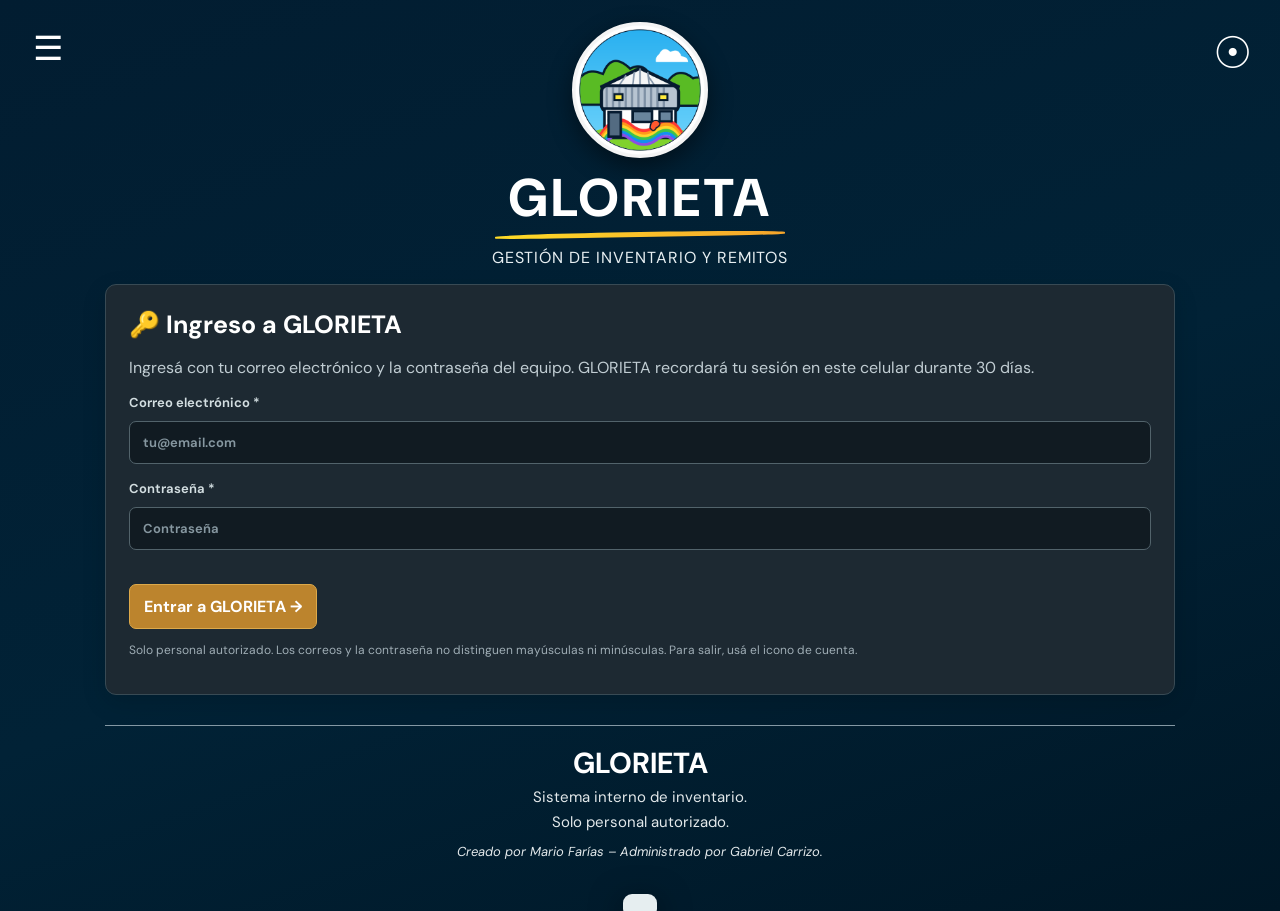
<file: index.html>
<!doctype html>
<html lang="es"><head><link rel="apple-touch-icon" sizes="180x180" href="./glorieta-icon-180.png?v=2"><link rel="icon" type="image/png" sizes="192x192" href="./glorieta-icon-192.png?v=2"><meta name="apple-mobile-web-app-capable" content="yes"><meta name="apple-mobile-web-app-status-bar-style" content="black-translucent"><link rel="icon" href="./favicon.svg?v=1" type="image/svg+xml"><link rel="shortcut icon" href="./favicon.svg?v=1"><meta charset="UTF-8"><meta name="viewport" content="width=device-width, initial-scale=1, viewport-fit=cover"><meta name="theme-color" content="#19242c"><meta name="description" content="Glorieta · Inventario colaborativo de PARQUE"><link rel="manifest" href="manifest.webmanifest"><title>GLORIETA | PARQUE</title><link rel="preconnect" href="https://fonts.googleapis.com"><link rel="preconnect" href="https://fonts.gstatic.com" crossorigin><link href="https://fonts.googleapis.com/css2?family=DM+Sans:wght@400;500;600;700;800&family=Kalam:wght@400;700&family=Permanent+Marker&display=swap" rel="stylesheet"><style>
:root{font-family:Inter,"DM Sans",Arial,sans-serif;color:#eaf1ef;background:#0f1418;font-synthesis:none}
*{box-sizing:border-box}body{margin:0;min-height:100vh;background:#0e1317}
button,input,select,textarea{font:inherit}button{cursor:pointer}button:focus-visible,input:focus-visible,textarea:focus-visible,select:focus-visible{outline:2px solid #e6b650;outline-offset:2px}
.app-frame{max-width:1320px;margin:0 auto;min-height:100vh;padding:0;background:#11191f}
.blackboard{min-height:100vh;background:#151e25;border:0;box-shadow:none;overflow:visible}
.masthead{position:relative;display:flex;align-items:center;gap:16px;text-align:left;padding:18px 24px 17px;background:#19242c;border-bottom:1px solid #34444d}
.masthead .brand-logo{width:59px;height:59px;border-radius:13px;background:#f0f4f5;object-fit:contain;border:2px solid #40515a;padding:3px;box-shadow:0 2px 9px #0005}
.masthead .tiny-chalk{font-size:10px;letter-spacing:1.5px;text-transform:uppercase;font-family:Inter,"DM Sans",Arial,sans-serif;color:#aabac2;font-weight:800}
.masthead h1{font-family:Inter,"DM Sans",Arial,sans-serif;font-weight:800;font-size:clamp(21px,4vw,29px);letter-spacing:.04em;line-height:1.2;margin:3px 0;color:#fff;text-shadow:none}
.masthead p{font-size:12px;color:#b8c4ca;margin:3px 0 0;font-family:Inter,"DM Sans",Arial,sans-serif}
.chalk-star,.corner-scribble,.amp{display:none}
.ribbon{display:none}
.workarea{padding:0 24px 35px;max-width:1110px;margin:auto}
.status-line{display:flex;justify-content:space-between;align-items:center;gap:12px;padding:20px 0 14px;border-bottom:1px solid #34434b;font-size:12px;color:#b9c9cf}
.status-line b{color:#8ee0b4}.section-heading{display:flex;align-items:center;padding:21px 0 10px}
.scribble{font:700 19px Inter,"DM Sans",Arial,sans-serif;color:#f5f7f8}
.chalk-underline{display:none}
.tiles{display:grid;grid-template-columns:repeat(4,minmax(0,1fr));gap:10px;padding:5px 0 20px}
.tile{display:flex;align-items:center;justify-content:center;gap:9px;min-height:58px;background:#23313a;color:#dce6ea;border:1px solid #40525c;border-radius:8px;box-shadow:none;padding:10px 12px;font-weight:750;font-size:13px;transform:none}
.tile:hover,.tile:focus-visible{background:#31444e}.tile.active{background:#ac7625;color:#fff;border-color:#d6a657}
.tile-icon{font:700 19px Arial,sans-serif;line-height:1}
#main-panel{min-height:340px}
.paper{position:relative;background:#1d2932;color:#f1f6f5;border:1px solid #384a54;border-radius:11px;box-shadow:0 8px 24px #0002;padding:23px;margin:4px 0 20px;transform:none;overflow:hidden}
.paper:before,.paper:after{display:none!important}
.paper h2{color:#fff;font:750 clamp(20px,4vw,25px) Inter,"DM Sans",Arial,sans-serif;margin:0 0 13px}
.paper h3{color:#fff;font:750 22px Inter,"DM Sans",Arial,sans-serif}
.paper p{color:#c1cdd3}.mini{font-size:12px;color:#9fadb5!important;line-height:1.5}
.row{display:flex;justify-content:space-between;align-items:center;gap:12px;flex-wrap:wrap}
.badge-note{display:inline-block;background:#284239;border:1px solid #42735c;border-radius:30px;color:#b9f0d5;font-size:12px;padding:5px 10px}
.search-wrap{display:flex;flex-wrap:wrap;gap:10px;margin:20px 0}
input,select,textarea{background:#111b22;color:#fff;border:1px solid #52636b;border-radius:7px;padding:12px 13px;max-width:100%}
input::placeholder,textarea::placeholder{color:#8697a0}
.search-wrap input{flex:1;min-width:190px}
.btn{appearance:none;border:1px solid #64737d;background:#30414c;color:#f4f8f9;border-radius:7px;padding:11px 14px;font-weight:700;box-shadow:none;text-decoration:none}
.btn:hover{filter:brightness(1.14)}.btn-green{background:#bc842d;color:#fff;border-color:#dda94a}
.btn-soft{background:#293842;color:#e4ecef;border-color:#475a63}.btn-red{background:#792d32;border-color:#a64d52;color:white}
.products{display:grid;grid-template-columns:repeat(auto-fill,minmax(270px,1fr));gap:11px;margin-top:12px}
.product{display:flex;align-items:center;text-align:left;gap:12px;padding:14px;background:#25323b;color:#fff;border-radius:8px;border:1px solid #41535f;box-shadow:none;width:100%;transform:none;min-height:95px}
.product:hover{background:#2c3f4b}
.product .pic{width:62px;height:62px;flex-shrink:0;background:#121c23;border:1px solid #4a626c;border-radius:7px;display:grid;place-items:center;font-size:25px;overflow:hidden}
.pic img,.bigpic img,.preview img{width:100%;height:100%;object-fit:cover}
.product .info{display:flex;flex-direction:column;gap:4px;min-width:0}
.product .info b{font-size:15px;line-height:1.25;word-break:break-word}
.product .info small{font-size:11px;color:#b3c0c6}.qty{display:inline-block;color:#9fe3bb;font-size:16px;font-weight:800}
.qty.warning,.qty.danger{color:#f4c279}.empty{padding:35px 15px;text-align:center;color:#aebcc4;border:1px dashed #4c626e;border-radius:8px}
.field-grid{display:grid;grid-template-columns:repeat(2,minmax(0,1fr));gap:16px;margin-top:14px}
.form-field{display:flex;flex-direction:column;gap:7px;color:#d3dee1;font-weight:650;font-size:13px}
.form-field.full{grid-column:1/-1}
.form-field input,.form-field select,.form-field textarea{width:100%;display:block;margin-top:3px}
.form-actions{display:flex;gap:10px;flex-wrap:wrap;margin-top:18px}
.preview{height:140px;max-width:240px;display:grid;place-items:center;background:#132029;border:1px dashed #61717d;border-radius:8px;overflow:hidden;color:#b7c6cb;cursor:pointer;text-align:center;padding:4px}
.detail-header{display:flex;align-items:center;gap:20px;flex-wrap:wrap;margin:16px 0}
.bigpic{height:130px;width:130px;border-radius:9px;background:#142028;border:1px solid #53646d;overflow:hidden;display:grid;place-items:center;font-size:44px}
.fields-list{display:grid;grid-template-columns:repeat(2,1fr);gap:12px;margin:18px 0}
.fields-list>div{background:#25333c;border-radius:6px;padding:12px;display:flex;flex-direction:column;gap:6px}
.fields-list small{color:#a8bac3}.fields-list b{font-weight:650;overflow-wrap:anywhere}
.stock-note{padding:16px;border-radius:9px;border:1px solid #415966;background:#182630;margin-top:20px}
.adjust{display:flex;gap:9px;flex-wrap:wrap}.adjust select,.adjust input{min-width:110px;flex:1}
.movement{padding:14px 0;border-bottom:1px solid #42525b;display:flex;justify-content:space-between;align-items:center;gap:12px}
.movement small{display:block;color:#adc0c8;font-size:11px;margin-top:6px}
footer{border-top:1px solid #334650;padding:24px 0;margin-top:24px;text-align:center;font-size:12px;color:#96aab3}
#toast{position:fixed;bottom:18px;left:50%;transform:translate(-50%,150%);background:#e6eef0;color:#162127;border-radius:9px;padding:12px 17px;box-shadow:0 8px 32px #0008;z-index:10;max-width:90vw;transition:transform .2s}
#toast.show{transform:translate(-50%,0)}
@media(max-width:650px){
 .masthead{padding:15px 15px;gap:12px}.masthead .brand-logo{height:50px;width:50px}
 .workarea{padding:0 13px 30px}.section-heading{padding-top:19px}.scribble{font-size:17px}
 .tiles{grid-template-columns:repeat(2,minmax(0,1fr));gap:8px}.tile{min-height:52px}
 .paper{padding:16px;margin:4px 0 16px}.products{grid-template-columns:1fr}
 .field-grid{grid-template-columns:1fr;gap:12px}.form-field.full{grid-column:1}
 .fields-list{grid-template-columns:1fr 1fr}.status-line{font-size:11px}
 .search-wrap .btn{flex:1}.search-wrap input{min-width:100%}
}


/* Remitos — formularios de gestión profesional */
.remito-editor .remito-section{margin-top:22px;padding-top:20px;border-top:1px solid #43545c}
.remito-editor .remito-section h3{font-size:17px;margin:0 0 12px}
.remito-editor textarea{width:100%;resize:vertical;min-height:110px;margin:8px 0 0}
.remito-actions{display:flex;align-items:center;gap:9px;flex-wrap:wrap;margin:10px 0 0}
.remito-linea{display:grid;grid-template-columns:minmax(0,2fr) minmax(90px,.7fr) minmax(100px,.9fr) auto;gap:8px;align-items:end;background:#14222a;border:1px solid #415664;padding:11px;border-radius:8px;margin:11px 0}
.remito-linea label{display:flex;flex-direction:column;font-size:11px;color:#a8bec5;gap:6px;font-weight:700}
.remito-linea input,.remito-linea select{width:100%;min-width:0}
.remito-remove{min-height:45px}
.remitos-list{display:grid;gap:9px;margin-top:19px}
.remito-record{display:flex;justify-content:space-between;gap:15px;align-items:center;text-align:left;color:#e9f1f2;background:#273740;border:1px solid #435964;border-radius:8px;padding:14px 15px;font:600 14px Inter,"DM Sans",Arial,sans-serif}
.remito-record:hover{background:#31454f}
.remito-record b{font-size:16px}
.remito-record small{display:block;font-size:12px;color:#aec0c7;margin-top:7px}
.remito-tag{font-size:11px;white-space:nowrap;background:#31483e;color:#a9e3c4;border-radius:5px;padding:7px 9px}
.remito-photo{color:#d7b272;text-decoration:underline}
.remito-editor .form-field small{font-weight:400;color:#97aab3}
@media(max-width:700px){
 .remito-linea{grid-template-columns:1fr 1fr;gap:10px}
 .remito-linea label:first-child{grid-column:1/-1}
 .remito-linea .remito-remove{grid-column:1/-1}
 .remito-record{align-items:flex-start;flex-direction:column}
}

/* Inicio GLORIETA: diseño aprobado, logo original y cinco accesos rápidos */
.masthead{display:grid;grid-template-columns:56px 1fr 56px;gap:8px;align-items:start;text-align:center;padding:22px 20px 10px;border:0;background:transparent}
.masthead-center{display:flex;flex-direction:column;align-items:center;min-width:0}
.masthead .brand-logo{width:clamp(94px,18vw,136px);height:clamp(94px,18vw,136px);border-radius:50%;border:3px solid #f4f4f4;background:#f5f7f8;object-fit:contain;box-shadow:0 9px 24px #0007;padding:0}
.masthead h1{font-size:clamp(30px,7vw,53px);letter-spacing:.06em;font-weight:800;margin:8px 0 0}
.masthead .brand-stroke{height:5px;width:min(70%,290px);border-radius:100% 100% 40% 40%;background:linear-gradient(90deg,#ffdc27,#f6a52b);transform:rotate(-1deg);margin:2px auto 9px}
.masthead p{color:#e8eff2;font-size:clamp(9px,2.55vw,16px);letter-spacing:.06em;margin:0;line-height:1.5}
.header-icon{border:0;background:transparent;color:#fff;font-size:34px;min-height:52px;display:grid;place-items:center;align-self:start;padding:2px}
#account-button{font-size:44px}
.workarea{padding:0 20px 26px}
.tiles{display:grid;grid-template-columns:repeat(6,minmax(0,1fr));gap:clamp(8px,1.3vw,17px);margin:30px 0 12px;padding:0}
.tiles[hidden],#section-toolbar[hidden]{display:none!important}
.tile{grid-column:span 2;display:flex;flex-direction:column;gap:10px;min-width:0;min-height:clamp(135px,27vw,200px);padding:12px 5px;justify-content:center;align-items:center;border-radius:20px;border:2px solid #3fbdff;background:linear-gradient(145deg,#105580,#053050);box-shadow:0 10px 25px #0005;color:#fff;font-size:clamp(12px,2.8vw,20px);font-weight:800;text-align:center;line-height:1.2}
.tile:hover,.tile:focus-visible{filter:brightness(1.1);background:linear-gradient(145deg,#176896,#063a5f)}
.tile.active{background:linear-gradient(145deg,#105580,#053050);border-color:#3fbdff;color:#fff}
.tile-icon{font-size:clamp(42px,9vw,76px);line-height:1.05;position:relative;font-weight:400}
.tile-icon small{position:absolute;right:-8px;bottom:0;font-weight:800;font-size:34px}
.tile-add{background:linear-gradient(145deg,#057e70,#004d46);border-color:#18d1af}
.tile-inventory{background:linear-gradient(145deg,#0b579b,#073574);border-color:#4cafff}
.tile-moves{grid-column:span 3;background:linear-gradient(145deg,#59437a,#362b57);border-color:#b69ada}
.tile-remitos{grid-column:span 3;background:linear-gradient(145deg,#ad5b1b,#74400e);border-color:#f0af62}
.tile-add:hover,.tile-add:focus-visible{background:#09695f}
.tile-inventory:hover,.tile-inventory:focus-visible{background:#175b9d}
.tile-moves:hover,.tile-moves:focus-visible{background:#68508c}
.tile-remitos:hover,.tile-remitos:focus-visible{background:#a06127}
#section-toolbar{display:flex;align-items:center;justify-content:space-between;gap:10px;margin:16px 0 7px}
#section-operator{color:#aebcc7;font-size:12px}
#main-panel:empty{min-height:0}
footer{display:flex;flex-direction:column;gap:5px;align-items:center;text-align:center;border-top:1px solid #8498a4;padding:18px 8px 25px;margin:30px 0 0;color:#e3e9eb;font-size:clamp(11px,2.8vw,15px)}
footer strong{font-size:clamp(19px,4.5vw,29px);color:#fff}
footer em{font-size:clamp(10px,2.4vw,13px);margin-top:6px}
body{background:#031a2a}.app-frame{background:linear-gradient(160deg,#021d31 0%,#012236 55%,#001726 100%)}.blackboard{background:transparent}
@media(max-width:650px){.masthead{padding:21px 6px 10px;grid-template-columns:41px 1fr 41px}.masthead .brand-logo{width:112px;height:112px}.masthead h1{font-size:35px}.header-icon{font-size:28px}.workarea{padding:0 12px 25px}.tiles{margin-top:28px;gap:9px}.tile{border-radius:17px;min-height:130px}.tile-icon{font-size:47px}.tile-icon small{font-size:25px}.tile span:last-child{font-size:13px}}

.tile-icon{display:grid;place-items:center}.tile-icon svg{width:clamp(47px,10vw,82px);height:clamp(47px,10vw,82px);fill:none;stroke:#fff;stroke-width:1.65;stroke-linecap:round;stroke-linejoin:round}
body.inside-section .masthead{padding-top:9px;grid-template-columns:42px 1fr 42px}
body.inside-section .masthead .brand-logo{width:54px;height:54px;border-width:2px}
body.inside-section .masthead h1{font-size:24px;margin:4px 0 0}
body.inside-section .masthead .brand-stroke{height:3px;margin-bottom:4px}
body.inside-section .masthead p{font-size:10px}
body.inside-section .header-icon{font-size:24px}
@media(max-width:650px){.tile-icon svg{width:53px;height:53px}}
.photo-actions{display:flex;flex-wrap:wrap;gap:10px;margin-top:9px}.photo-actions .btn{flex:1;min-width:138px}.preview:focus-visible{outline:2px solid #e6b650;outline-offset:2px}
@media(max-width:650px){.photo-actions .btn{min-height:47px}}
.archive-confirmation{background:#14252f;border:1px solid #b66e6e;border-radius:10px;padding:17px;margin:13px 0 19px;max-width:100%}.archive-confirmation strong{color:#fff;font-size:17px}.archive-confirmation p{color:#e2e8eb;line-height:1.5}.archive-confirmation .form-actions .btn{min-height:48px}
</style></head><body>
<div class="app-frame"><div class="blackboard">
<header class="masthead">
<button class="header-icon" id="menu-home" type="button" aria-label="Ir al inicio"><span aria-hidden="true">☰</span></button>
<div class="masthead-center">
 <img class="brand-logo" src="./glorieta-icon-192.png" alt="Logo original de GLORIETA: edificio colorido">
 <h1>GLORIETA</h1><div class="brand-stroke" aria-hidden="true"></div>
 <p>GESTIÓN DE INVENTARIO Y REMITOS</p>
</div>
<button class="header-icon" id="account-button" type="button" aria-label="Cuenta y cierre de sesión"><span aria-hidden="true">☉</span></button>
<span id="date-text" hidden></span>
</header>
<div class="workarea">
<nav class="tiles" id="home-tiles" aria-label="Opciones principales de GLORIETA" hidden>
 <button class="tile tile-pedidos" type="button" data-view="pedidos"><span class="tile-icon" aria-hidden="true"><svg viewBox="0 0 24 24" aria-hidden="true"><rect x="5" y="4" width="14" height="18" rx="2"/><rect x="9" y="2" width="6" height="4" rx="1"/><path d="m8 10 1.5 1.5L12 9 M13 11h3 M8 16l1.5 1.5L12 15 M13 17h3"/></svg></span><span>Pedidos</span></button>
 <button class="tile tile-add" type="button" data-view="add"><span class="tile-icon" aria-hidden="true"><svg viewBox="0 0 24 24" aria-hidden="true"><path d="m3 7 9-4 9 4v10l-9 5-9-5V7Z M3 7l9 5 9-5 M12 12v10"/><circle cx="19" cy="18" r="4" fill="#00594f"/><path d="M19 16v4 M17 18h4"/></svg></span><span>Cargar<br>artículo</span></button>
 <button class="tile tile-inventory" type="button" data-view="inventory"><span class="tile-icon" aria-hidden="true"><svg viewBox="0 0 24 24" aria-hidden="true"><rect x="2" y="5" width="9" height="7" rx="1"/><rect x="13" y="5" width="9" height="7" rx="1"/><rect x="6" y="14" width="12" height="8" rx="1"/><path d="M7 8h2 M16 8h2 M10 17h4"/></svg></span><span>Inventario</span></button>
 <button class="tile tile-moves" type="button" data-view="moves"><span class="tile-icon" aria-hidden="true"><svg viewBox="0 0 24 24" aria-hidden="true"><path d="M4 7h16l-5-5 M20 7l-5 5 M20 17H4l5-5 M4 17l5 5"/></svg></span><span>Movimientos</span></button>
 <button class="tile tile-remitos" type="button" data-view="remitos"><span class="tile-icon" aria-hidden="true"><svg viewBox="0 0 24 24" aria-hidden="true"><path d="M5 2h14v20l-3-2-3 2-3-2-3 2-2-2V2Z M9 8h6 M9 12h6 M9 16h4"/></svg></span><span>Remitos</span></button>
</nav>
<div id="section-toolbar" hidden><button type="button" class="btn btn-soft" id="home-back">← Inicio</button><span id="section-operator"></span></div>
<main id="main-panel" aria-live="polite"></main>
<footer><strong>GLORIETA</strong><span>Sistema interno de inventario.</span><span>Solo personal autorizado.</span><em>Creado por Mario Farías – Administrado por Gabriel Carrizo.</em></footer></div>
</div></div>
<div id="toast" role="status" aria-live="polite"></div><script src="visual-match.js?v=2"></script><script src="cloud.js?v=28"></script><script src="remitos.js?v=18"></script><script src="pedidos.js?v=3"></script></body></html>
</file>
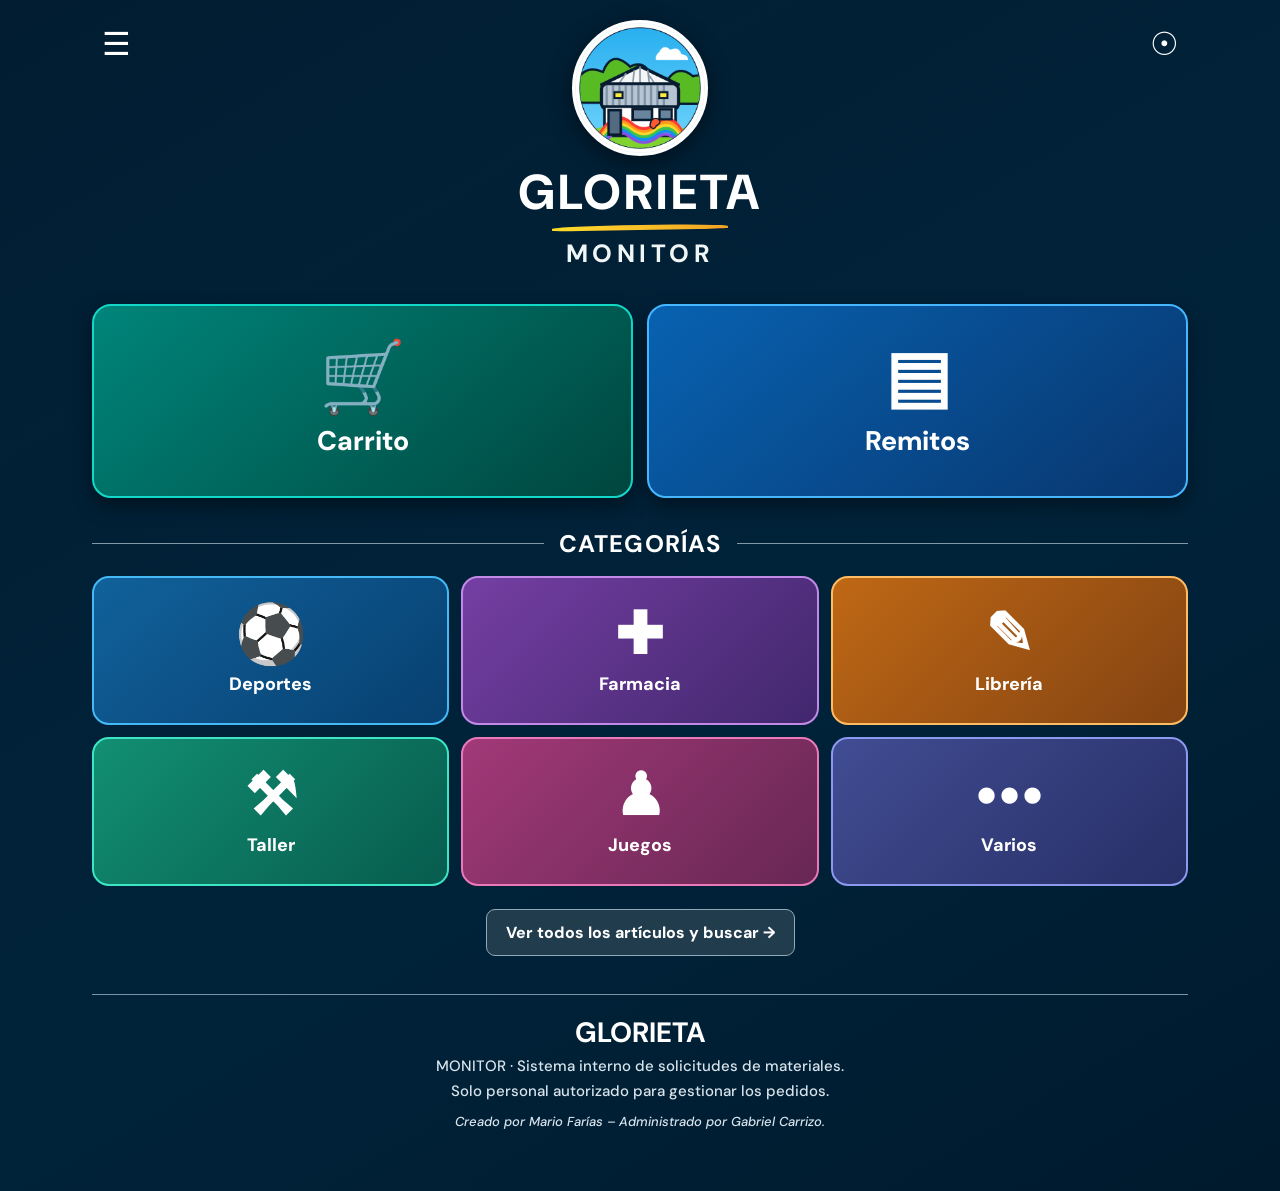
<file: monitor.html>
<!doctype html>
<html lang="es"><head><link rel="apple-touch-icon" sizes="180x180" href="./glorieta-icon-180.png?v=2"><link rel="icon" type="image/png" sizes="192x192" href="./glorieta-icon-192.png?v=2"><meta name="apple-mobile-web-app-capable" content="yes"><meta name="apple-mobile-web-app-status-bar-style" content="black-translucent"><link rel="manifest" href="./monitor.webmanifest"><link rel="icon" href="./favicon.svg?v=1" type="image/svg+xml"><link rel="shortcut icon" href="./favicon.svg?v=1">
<meta charset="utf-8"><meta name="viewport" content="width=device-width,initial-scale=1,viewport-fit=cover">
<meta name="theme-color" content="#19242c"><meta name="description" content="GLORIETA · Monitor de materiales. Consulta de stock compartida, solo lectura.">
<title>GLORIETA · Monitor de materiales</title>
<link rel="preconnect" href="https://fonts.googleapis.com">
<link href="https://fonts.googleapis.com/css2?family=DM+Sans:wght@400;500;600;700;800&family=Kalam:wght@400;700&family=Permanent+Marker&display=swap" rel="stylesheet">
<style>
:root{font-family:Inter,"DM Sans",Arial,sans-serif;color:#e9eef1;background:#0f151a}
*{box-sizing:border-box}body{margin:0;min-height:100vh;background:#10171c}
button,input{font:inherit}button{cursor:pointer}button:focus-visible,input:focus-visible{outline:2px solid #e4b660;outline-offset:2px}
.frame{max-width:1320px;min-height:100vh;margin:auto;padding:0;border:0;background:#11191f;box-shadow:none}
.board{min-height:100vh;background:#151e25;border:0;box-shadow:none;position:relative;overflow:visible}
.board:before{display:none}
.content{padding:0 24px 35px;max-width:1140px;margin:0 auto}
.head{display:flex;gap:13px;align-items:center;justify-content:flex-start;padding:19px 0 16px;border-bottom:1px solid #35454e;position:relative;flex-wrap:wrap}
.head .brand-logo{width:57px;height:57px;object-fit:contain;padding:3px;background:#eff2f3;border:2px solid #4b5b64;border-radius:13px;flex-shrink:0}
.head-copy{flex:1;min-width:150px}
.eyebrow{font-size:10px;letter-spacing:1.2px;font-weight:800;color:#b6c5cb;text-transform:uppercase;font-family:Inter,"DM Sans",Arial,sans-serif}
.head h1{font:800 clamp(23px,5vw,31px) Inter,"DM Sans",Arial,sans-serif;color:#fff;letter-spacing:.02em;line-height:1.2;margin:3px 0;text-shadow:none}
.subtitle{font:500 12px Inter,"DM Sans",Arial,sans-serif;color:#aebfc7;margin:4px 0 0;transform:none}
.stamp{padding:7px 10px;border-radius:6px;color:#a9efca;background:#223d32;border:1px solid #4a795f;font:750 11px Inter,"DM Sans",Arial,sans-serif;transform:none;text-align:center;letter-spacing:.04em}
.stamp small{display:block;color:#a9bfaf;font-size:9px;text-transform:none;letter-spacing:0;margin-top:3px}
.ribbon{display:none}
.stats{display:grid;grid-template-columns:repeat(3,minmax(0,1fr));gap:12px;margin:20px 0}
.stat{background:#202d36;border:1px solid #3e515b;border-radius:9px;color:#e6f0f2;min-height:95px;padding:16px;box-shadow:none;transform:none;position:relative}
.stat:nth-child(2),.stat:nth-child(3){background:#202d36;transform:none}
.stat:before{display:none}
.stat span{font:700 11px Inter,"DM Sans",Arial,sans-serif;color:#aebdc4;letter-spacing:.03em;text-transform:uppercase}
.stat b{display:block;font:800 clamp(30px,5vw,42px) Inter,"DM Sans",Arial,sans-serif;line-height:1.3;color:#fff;margin-top:4px}
.stat:nth-child(2) b{color:#82dcaa}.stat:nth-child(3) b{color:#f4b6a3}
.toolbar{display:flex;gap:10px;align-items:center;flex-wrap:wrap;margin:0 0 12px}
.search{flex:1;min-width:190px;max-width:none;border:1px solid #536874;border-radius:8px;padding:13px 14px;background:#101a21;color:#f0f5f5;box-shadow:none;font-size:15px}
.search::placeholder{color:#a1afb7}
.chip{border:1px solid #566771;background:#25333d;color:#dce6e8;border-radius:8px;padding:12px 13px;font-size:12px;font-weight:750}
.chip[aria-pressed="true"]{background:#2b5d48;color:#d9f8e8;border-color:#4e9b75}
.sync{border:1px solid #b78a47;background:#b27e30;color:#fff;border-radius:8px;padding:12px 15px;font-weight:800;box-shadow:none;font-size:12px}
.status{display:flex;align-items:center;gap:9px;color:#a7bac3;font:500 12px Inter,"DM Sans",Arial,sans-serif;min-height:22px;margin:17px 0}
.dot{width:9px;height:9px;border-radius:50%;background:#68c991;box-shadow:none;flex-shrink:0}
.dot.error{background:#ef897e;box-shadow:none}
.section-label{display:flex;justify-content:space-between;align-items:center;gap:12px;color:#f4f6f7;font-weight:800;font-size:17px;margin:18px 0 14px}
.section-label small{color:#9fafb7;font-size:11px;font-weight:500}
.cards{display:grid;grid-template-columns:repeat(2,minmax(0,1fr));gap:12px;padding:0}
.paper{position:relative;display:flex;flex-direction:column;transform:none!important;min-height:124px;border:1px solid #445763;border-radius:9px;padding:15px;background:#202e37!important;color:#eaf2f3;box-shadow:none}
.paper:before{display:none}.item-top{display:flex;gap:13px;align-items:flex-start;padding:0}
.thumb{height:75px;width:75px;flex-shrink:0;display:grid;place-items:center;background:#142029;border:1px solid #4d616b;box-shadow:none;transform:none;border-radius:7px;font-size:27px;overflow:hidden}
.thumb img{width:100%;height:100%;object-fit:cover}
.product-name{font:750 16px Inter,"DM Sans",Arial,sans-serif;line-height:1.3;color:#fff;margin:0;overflow-wrap:anywhere}
.meta{font:500 12px Inter,"DM Sans",Arial,sans-serif;color:#a7bac1;margin-top:8px}
.separator{border-top:1px solid #40525c;margin:13px 0 10px}
.stock{margin-top:auto;display:flex;align-items:center;gap:8px;flex-wrap:wrap}
.stock strong{font:850 27px Inter,"DM Sans",Arial,sans-serif;color:#eaf4f6;line-height:1.2}
.stock .unit{font:650 12px Inter,"DM Sans",Arial,sans-serif;color:#b7c5cb}
.tag{margin-left:auto;display:inline-block;transform:none;background:#284b39;border:1px solid #487b5e;border-radius:5px;color:#a9e8c3;padding:5px 7px;font:750 10px Inter,"DM Sans",Arial,sans-serif}
.tag.zero{background:#4c2829;border-color:#8b4e4b;color:#ffbdb6}
.tag.low{background:#4d3b22;border-color:#89703d;color:#f7ce84}
.empty{grid-column:1/-1;padding:38px 16px;border:1px dashed #59707c;border-radius:9px;text-align:center;font:500 15px Inter,"DM Sans",Arial,sans-serif;color:#acbfc5}
.footer{padding:28px 0;margin-top:23px;border-top:1px solid #364a54;font:500 12px Inter,"DM Sans",Arial,sans-serif;text-align:center;color:#91a5b0}
@media(max-width:680px){
 .content{padding:0 13px 30px}.head{padding:15px 0;gap:10px}.head .brand-logo{height:49px;width:49px}
 .head h1{font-size:21px}.head-copy{min-width:150px}.stamp{font-size:9px;padding:5px 8px}
 .stats{gap:8px;margin:16px 0}.stat{padding:12px 9px;min-height:79px}.stat span{font-size:9px}.stat b{font-size:27px}
 .toolbar .search{min-width:100%}.toolbar .chip,.toolbar .sync{flex:1}
 .cards{grid-template-columns:1fr;gap:10px}
 .paper{padding:13px;min-height:114px}.thumb{width:68px;height:68px}
 .product-name{font-size:15px}.stock strong{font-size:25px}.tag{font-size:10px}
}


/* Ficha de consulta: foto grande, información al costado y navegación móvil */
.paper{cursor:pointer;transition:border-color .15s,background .15s}
.paper:hover,.paper:focus-visible{border-color:#d2a453;background:#293c48!important}
.paper:focus-visible{outline:2px solid #dcb369;outline-offset:3px}
.detail-view{margin:18px 0 8px}
.detail-back{display:inline-flex;align-items:center;gap:9px;background:#263741;color:#f1f5f5;border:1px solid #637885;border-radius:8px;padding:12px 17px;font-weight:750;font-size:14px;margin:0 0 19px;cursor:pointer}
.detail-back:hover{background:#344b58}
.detail-panel{display:grid;grid-template-columns:minmax(0,1.05fr) minmax(0,1fr);gap:22px;align-items:start}
.detail-image{background:#101a21;border:1px solid #485c68;border-radius:12px;min-height:300px;aspect-ratio:1/1;display:flex;align-items:center;justify-content:center;overflow:hidden}
.detail-image img{width:100%;height:100%;max-height:650px;object-fit:contain}
.detail-placeholder{display:flex;flex-direction:column;align-items:center;gap:13px;color:#9cabb4}
.detail-placeholder span{font-size:84px}
.detail-placeholder small{font-size:13px}
.detail-info{background:#202e38;border:1px solid #435864;border-radius:12px;padding:25px;min-height:300px}
.detail-eyebrow{font-size:11px;letter-spacing:1.5px;text-transform:uppercase;color:#9eafb8;font-weight:800}
.detail-info h2{font-weight:800;font-size:clamp(24px,4vw,33px);line-height:1.2;overflow-wrap:anywhere;color:#fff;margin:10px 0 21px}
.detail-quantity{display:flex;gap:12px;align-items:baseline;flex-wrap:wrap;color:#a8eac6;padding:15px 0;border-top:1px solid #415764;border-bottom:1px solid #415764}
.detail-quantity strong{font-size:clamp(35px,7vw,49px);line-height:1.1}
.detail-quantity span{font-size:16px;font-weight:700}
.detail-state{display:inline-block;margin:16px 0 3px;padding:7px 12px;border-radius:6px;font-weight:800;font-size:11px;letter-spacing:.03em;background:#254b38;border:1px solid #4b8162;color:#a6ebc5}
.detail-state.zero{background:#4c2829;border-color:#884c49;color:#ffc2ba}
.detail-state.low{background:#4d3b22;border-color:#89703d;color:#f7ce84}
.detail-data{margin:12px 0 0;display:grid;grid-template-columns:repeat(2,minmax(0,1fr));gap:11px}
.detail-data>div{background:#16232b;border-radius:7px;padding:12px;min-width:0}
.detail-data dt{color:#97a9b3;font-size:11px;margin-bottom:7px;font-weight:700}
.detail-data dd{color:#eef4f4;font-size:14px;margin:0;font-weight:650;overflow-wrap:anywhere}
.detail-hint{font-size:12px;color:#a6b8c0;line-height:1.5;margin:18px 0 0}
[hidden]{display:none!important}
@media(max-width:720px){
 .detail-view{margin:13px 0}
 .detail-back{margin-bottom:13px;width:100%;justify-content:center}
 .detail-panel{grid-template-columns:1fr;gap:13px}
 .detail-image{min-height:0;aspect-ratio:4/3}
 .detail-image img{max-height:480px}
 .detail-info{min-height:0;padding:18px}
 .detail-info h2{font-size:23px}
 .detail-data{gap:8px}
 .detail-data>div{padding:10px}
}


/* Navegación de búsqueda sin contadores ni marketing de stock */
.catalog-intro{padding:20px 0 8px}
.catalog-intro h2{margin:0;color:#f4f7f8;font-size:21px;font-weight:800}
.catalog-intro p{font-size:13px;color:#a9bbc4;line-height:1.55;margin:9px 0}
.filters{margin:16px 0}
.filters-title{font-size:12px;font-weight:800;color:#c1ced4;letter-spacing:.04em;text-transform:uppercase;margin-bottom:9px}
.category-bar{display:flex;flex-wrap:wrap;gap:9px}
.filter-button{border:1px solid #52646c;background:#23313a;color:#e7eff0;border-radius:7px;padding:11px 15px;font-size:13px;font-weight:700}
.filter-button:hover,.letter-button:hover{background:#354a55}
.filter-button.selected,.letter-button.selected{background:#b98535;border-color:#d7a658;color:#fff}
.alphabet-bar{display:flex;gap:5px;overflow-x:auto;padding:3px 1px 9px;scrollbar-width:thin;scrollbar-color:#5d737d transparent;white-space:nowrap}
.letter-button{flex:0 0 auto;min-width:34px;height:38px;border-radius:6px;background:#202d35;color:#dce5e9;border:1px solid #50616a;font-size:12px;font-weight:750}
.letter-button:first-child{padding:0 10px}
.card-more{font-size:11px;margin-top:14px;color:#d1ac71;font-weight:750}
.paper{min-height:108px}
.stock,.separator{display:none!important}
@media(max-width:680px){
 .category-bar{display:grid;grid-template-columns:repeat(3,minmax(0,1fr));gap:7px}
 .filter-button{padding:12px 6px;font-size:12px}
 .filters{margin:14px 0}
 .catalog-intro h2{font-size:19px}
 .card-more{margin-top:9px}
}


.monitor-tabs{display:flex;gap:8px;margin-top:22px;border-bottom:1px solid #435965;padding-bottom:11px}
.monitor-tab{border:1px solid #536873;border-radius:8px;padding:12px 18px;color:#d8e5e9;background:#263640;font-size:14px;font-weight:800;min-width:145px}
.monitor-tab.active{border-color:#c79650;background:#b17d2e;color:#fff}
.remitos-view{padding-top:1px}
.remitos-cards{display:grid;grid-template-columns:repeat(2,minmax(0,1fr));gap:12px}
.remito-card{border:1px solid #465c69;border-radius:9px;background:#202e37;padding:17px;color:#ecf2f3;display:flex;flex-direction:column;gap:13px}
.remito-number{color:#f1bd71;font-size:19px;font-weight:850}
.remito-person{font-size:15px;font-weight:700;overflow-wrap:anywhere}
.remito-place{font-size:12px;color:#a8bac1;margin-top:6px;overflow-wrap:anywhere}
.remito-meta{font-size:11px;color:#a8bac1;display:flex;gap:9px;flex-wrap:wrap}
.remito-action{display:inline-flex;justify-content:center;align-items:center;text-decoration:none;color:#fff;background:#ac782c;padding:11px 15px;border-radius:7px;font-size:13px;font-weight:800}
.remito-action:hover{background:#ba883e}
.remito-info{font-size:11px;color:#aebcc3;line-height:1.5}
@media(max-width:680px){.monitor-tabs{margin-top:13px}.monitor-tab{flex:1;min-width:0;font-size:13px;padding:12px 10px}.remitos-cards{grid-template-columns:1fr}.remito-card{padding:14px}}


.cart-add{margin-top:10px;padding:10px 13px;border:1px solid #ce9f54;background:#855f27;color:#fff;border-radius:7px;font-weight:800;font-size:13px;align-self:flex-start}
.cart-add:hover{background:#a47431}
.cart-row{display:flex;align-items:center;justify-content:space-between;gap:15px;padding:14px;background:#23323b;border:1px solid #445967;border-radius:9px;flex-wrap:wrap}
.cart-row small{display:block;margin-top:5px;color:#b4c4cc}
.cart-quantity{display:flex;gap:9px;align-items:center}.cart-quantity button{border:1px solid #586f7b;color:#fff;background:#32434f;border-radius:6px;padding:9px 12px}
.cart-fields{display:grid;grid-template-columns:repeat(2,minmax(0,1fr));gap:12px;margin:17px 0}
.cart-fields label{display:flex;flex-direction:column;gap:6px;font-size:13px;font-weight:700;color:#e1e8eb}
.cart-fields input,.cart-fields select,.cart-fields textarea{width:100%;border:1px solid #526b78;color:#fff;background:#111b23;border-radius:7px;padding:12px}
.cart-notice{position:fixed;bottom:22px;left:50%;transform:translateX(-50%);background:#e2f3e9;color:#152720;padding:12px 18px;border-radius:10px;z-index:25;box-shadow:0 8px 24px #0009}
@media(max-width:700px){.cart-fields{grid-template-columns:1fr}.monitor-tab{min-width:0;padding:10px 7px;font-size:12px}.monitor-tabs{gap:5px}}

/* Inicio MONITOR GLORIETA: identidad de la app y categorías actuales */
body{background:#001a2c}.frame{background:linear-gradient(150deg,#021d32,#00233a 58%,#001a2d)}.board{background:transparent}.content{padding:0 22px 35px}
.head{display:grid;grid-template-columns:48px 1fr 48px;text-align:center;align-items:start;gap:8px;justify-items:center;border:0;padding:20px 0 11px;flex-wrap:nowrap}
.head-copy{min-width:0;display:flex;flex-direction:column;align-items:center}
.head .brand-logo{width:clamp(99px,18vw,136px);height:clamp(99px,18vw,136px);border-radius:50%;padding:0;border:3px solid #fff;background:#eef5f6;box-shadow:0 7px 25px #0007}
.head h1{font-size:clamp(30px,7vw,49px);letter-spacing:.065em;margin:7px 0 0;font-weight:800}
.brand-stroke{width:min(72%,280px);height:5px;background:linear-gradient(90deg,#ffdd2c,#f2a323);border-radius:90% 90% 30% 30%;transform:rotate(-1deg);margin:3px auto 7px}
.head .subtitle{font-size:clamp(16px,3.6vw,25px);font-weight:700;letter-spacing:.18em;color:#f0f5f6;margin:0}
.home-icon{background:transparent;border:0;font-size:32px;color:#fff;min-width:42px;min-height:48px;cursor:pointer}
.head.compact{padding:8px 0}.head.compact .brand-logo{width:55px;height:55px}.head.compact h1{font-size:24px;margin:0}.head.compact .brand-stroke{height:3px;margin:2px auto}.head.compact .subtitle{font-size:11px}
.home-actions{display:grid;grid-template-columns:repeat(2,minmax(0,1fr));gap:14px;margin:23px 0 30px}
.home-action{display:flex;flex-direction:column;align-items:center;justify-content:center;gap:10px;min-width:0;min-height:clamp(138px,23vw,194px);padding:15px 8px;border-radius:19px;border:2px solid #13d8c7;background:linear-gradient(140deg,#00857a,#00463e);color:#fff;box-shadow:0 9px 20px #0006;font-size:clamp(17px,4vw,27px);font-weight:800}
.home-action-icon{font-size:clamp(42px,8vw,70px);line-height:1}
.home-remitos{border-color:#46b7ff;background:linear-gradient(140deg,#0862b1,#08366e)}
.home-action:hover,.home-category:hover,.home-all:hover{filter:brightness(1.12)}
.home-section-heading{display:flex;align-items:center;gap:15px;justify-content:center;margin:8px 0 17px;color:#fff;font-size:clamp(17px,4vw,24px);letter-spacing:.05em}
.home-section-heading:before,.home-section-heading:after{content:"";height:1px;background:#8497a4;flex:1}
.home-categories{display:grid;grid-template-columns:repeat(3,minmax(0,1fr));gap:12px}
.home-category{display:flex;flex-direction:column;gap:9px;align-items:center;justify-content:center;min-height:clamp(107px,18vw,149px);border-radius:17px;border:2px solid #44b9f6;color:#fff;background:linear-gradient(140deg,#11619b,#074070);font-weight:800;font-size:clamp(12px,2.7vw,18px)}
.home-category span{font-size:clamp(37px,6.7vw,58px);line-height:1}
.cat-farmacia{background:linear-gradient(135deg,#753fa3,#41276d);border-color:#c28ae6}
.cat-libreria{background:linear-gradient(135deg,#bf6815,#834312);border-color:#ffbc62}
.cat-taller{background:linear-gradient(135deg,#128f73,#075c4e);border-color:#3ce6c4}
.cat-juegos{background:linear-gradient(135deg,#a23978,#672754);border-color:#eb79ba}
.cat-varios{background:linear-gradient(135deg,#414d93,#272f66);border-color:#8b99ef}
.home-all{display:block;margin:23px auto 9px;border:1px solid #8fa9b8;background:#213c4c;color:#fff;border-radius:9px;padding:12px 19px;font-weight:800}
#monitor-section-back{margin:15px 0 0}
#monitor-section-back .detail-back{margin:0}
.footer{display:flex;flex-direction:column;gap:5px;align-items:center;border-top:1px solid #7895a4;color:#d8e4ec;font-size:clamp(11px,2.6vw,15px);margin-top:38px;padding:19px 0 26px}
.footer strong{font-size:clamp(20px,4vw,28px);color:#fff}.footer em{margin-top:7px;font-size:clamp(10px,2.4vw,13px)}
@media(max-width:650px){.content{padding:0 12px 30px}.head{grid-template-columns:37px 1fr 37px}.head .brand-logo{width:106px;height:106px}.head h1{font-size:34px}.home-actions{gap:10px}.home-action{min-height:133px}.home-categories{gap:8px}.home-category{min-height:109px;border-radius:13px}.home-category span{font-size:40px}}
</style></head>
<body><div class="frame"><div class="board"><div class="content">
<header class="head" id="monitor-header">
<button type="button" class="home-icon" id="monitor-home" aria-label="Volver al inicio">☰</button>
<div class="head-copy">
<img class="brand-logo" src="./glorieta-icon-192.png" alt="Logo original del edificio de GLORIETA">
<h1>GLORIETA</h1><div class="brand-stroke" aria-hidden="true"></div><p class="subtitle">MONITOR</p>
</div>
<button type="button" class="home-icon" id="monitor-help" aria-label="Información del Monitor">☉</button>
</header>
<section id="home-view" class="home-view" aria-label="Inicio de Monitor Glorieta">
<div class="home-actions">
<button type="button" class="home-action home-cart" id="go-cart"><span class="home-action-icon" aria-hidden="true">🛒</span><span>Carrito <small id="home-cart-count"></small></span></button>
<button type="button" class="home-action home-remitos" id="go-remitos"><span class="home-action-icon" aria-hidden="true">▤</span><span>Remitos</span></button>
</div>
<h2 class="home-section-heading"><span>CATEGORÍAS</span></h2>
<div class="home-categories" id="home-categories">
<button class="home-category cat-deportes" data-category="Deportes" type="button"><span aria-hidden="true">⚽</span>Deportes</button>
<button class="home-category cat-farmacia" data-category="Farmacia" type="button"><span aria-hidden="true">✚</span>Farmacia</button>
<button class="home-category cat-libreria" data-category="Librería" type="button"><span aria-hidden="true">✎</span>Librería</button>
<button class="home-category cat-taller" data-category="Taller" type="button"><span aria-hidden="true">⚒</span>Taller</button>
<button class="home-category cat-juegos" data-category="Juegos" type="button"><span aria-hidden="true">♟</span>Juegos</button>
<button class="home-category cat-varios" data-category="Varios" type="button"><span aria-hidden="true">•••</span>Varios</button>
</div>
<button id="go-all" type="button" class="home-all">Ver todos los artículos y buscar →</button>
</section>
<nav class="monitor-tabs" aria-label="Secciones del Monitor" hidden>
<button id="tab-catalog" type="button" class="monitor-tab active" aria-current="page">▤ Materiales</button>
<button id="tab-remitos" type="button" class="monitor-tab">▣ Remitos</button>
<button id="tab-cart" type="button" class="monitor-tab">🛒 Carrito<span id="cart-count"></span></button>
</nav>
<div id="monitor-section-back" hidden><button id="monitor-back" class="detail-back" type="button">← Inicio</button></div>
<div id="catalog-view" hidden>
<div class="catalog-intro"><h2>Catálogo de materiales</h2><p>Buscá por nombre o categoría. Abrí un artículo para ver su fotografía y la cantidad disponible.</p></div>
<div class="filters" aria-label="Filtrar por categoría">
<div class="filters-title">Categorías</div>
<div class="category-bar" id="categories" role="group" aria-label="Categorías de materiales"></div>
</div>
<div class="toolbar">
<input class="search" type="search" id="search" placeholder="Buscar material o color..." aria-label="Buscar productos">

<button class="sync" id="refresh" type="button">↻ Actualizar</button>
</div>
<div class="status" id="status" role="status" aria-live="polite"><span class="dot"></span><span>Conectando con el inventario...</span></div>
<div class="section-label"><span>Resultados</span><small id="filter-description">Todos los artículos</small></div><main class="cards" id="cards"><div class="empty">Consultando los materiales…</div></main>
</div>
<section id="detail-view" class="detail-view" aria-live="polite" hidden></section>
<section id="cart-view" class="remitos-view" hidden>
 <div class="catalog-intro"><h2>🛒 Pedido de materiales</h2><p>Elegí materiales del catálogo. GLORIETA revisa y prepara el pedido antes de entregarlo. El stock no se descuenta al enviarlo.</p></div>
 <button type="button" class="detail-back" id="cart-back">← Seguir eligiendo materiales</button>
 <div id="cart-success" class="badge-note" role="status" hidden></div>
 <div id="cart-items" class="remitos-list"></div><p id="cart-summary" class="mini"></p>
 <form id="cart-form" class="paper" hidden>
  <h2>¿Para quién es el pedido?</h2>
  <div class="cart-fields">
   <label>Nombre de quien solicita *<input name="nombre" maxlength="100" required autocomplete="given-name"></label>
   <label>Apellido de quien solicita *<input name="apellido" maxlength="100" required autocomplete="family-name"></label>
   <label>Para quién / sector o institución *<input name="para_quien" maxlength="160" required placeholder="Ej.: Sala de juegos"></label>
   <label>Destino o lugar de entrega *<input name="destino" maxlength="160" required placeholder="Ej.: Depósito, sede norte"></label>
   <label>Tipo de pedido<select name="tipo"><option value="entrega">Entrega</option><option value="prestamo">Préstamo</option></select></label>
   <label>Observaciones<textarea name="observaciones" maxlength="800" rows="2" placeholder="Aclaraciones opcionales"></textarea></label>
  </div>
  <label style="display:none">Sitio web<input name="website" tabindex="-1" autocomplete="off"></label>
  <p class="mini">GLORIETA podrá editar o cancelar antes de preparar. El stock se descuenta solo al confirmar la entrega.</p>
  <button class="sync" type="submit" id="cart-submit">Enviar pedido a GLORIETA</button>
 </form>
</section>
<div id="cart-notice" class="cart-notice" role="status" hidden></div>
<section id="remitos-view" class="remitos-view" hidden>
 <div class="catalog-intro"><h2>Remitos preparados</h2><p>Consultá los remitos de GLORIETA y abrilos para compartir por WhatsApp o guardar como PDF. Solo se muestran los documentos listos para entregar.</p></div>
 <div class="toolbar"><input id="remitos-search" class="search" type="search" placeholder="Buscar por número, solicitante o destino..." aria-label="Buscar remitos"><button id="remitos-refresh" class="sync" type="button">↻ Actualizar</button></div>
 <div id="remitos-status" class="status" role="status" aria-live="polite">Consultando remitos...</div>
 <div id="remitos-list" class="remitos-cards"><div class="empty">Cargando documentos...</div></div>
</section>
<footer class="footer"><strong>GLORIETA</strong><span>MONITOR · Sistema interno de solicitudes de materiales.</span><span>Solo personal autorizado para gestionar los pedidos.</span><em>Creado por Mario Farías – Administrado por Gabriel Carrizo.</em></footer>
</div></div></div>
<script>
"use strict";
const ENDPOINT="https://czvchpltqyjqyopiiinl.supabase.co/functions/v1/glorieta-monitor";
const REMITO_ENDPOINT="https://czvchpltqyjqyopiiinl.supabase.co/functions/v1/glorieta-remito";
const $=id=>document.getElementById(id);
const escapeHtml=value=>String(value??"").replace(/[&<>"']/g,c=>({"&":"&amp;","<":"&lt;",">":"&gt;",'"':"&quot;","'":"&#39;"}[c]));
const numberFormat=new Intl.NumberFormat("es-AR",{maximumFractionDigits:2});
let all=[],loading=false,category="Todas";
let currentSection="home",publicRemitos=[],remitosLoading=false,remitosLoaded=false;
const categoryNames=["Todas","Deportes","Farmacia","Librería","Taller","Juegos","Varios"];

function setTab(tab){
 window.GlorietaCart?.hide();
 currentSection=tab;
 const isHome=tab==="home",isRemitos=tab==="remitos",isCatalog=tab==="catalog";
 $("home-view").hidden=!isHome;
 $("monitor-section-back").hidden=isHome;
 $("monitor-header").classList.toggle("compact",!isHome);
 $("remitos-view").hidden=!isRemitos;
 $("catalog-view").hidden=!isCatalog;
 $("detail-view").hidden=true;
 $("tab-catalog").classList.toggle("active",isCatalog);
 $("tab-remitos").classList.toggle("active",isRemitos);
 $("tab-catalog").setAttribute("aria-current",isCatalog?"page":"false");
 $("tab-remitos").setAttribute("aria-current",isRemitos?"page":"false");
 if(isRemitos){if(!remitosLoaded)loadPublicRemitos();else paintPublicRemitos()}
 if(isCatalog){paint();showCatalog()}
 window.scrollTo(0,0);
}
function home(){
 history.replaceState(null,"",location.pathname+location.search);
 setTab("home");
}
function openCategory(chosen){
 category=chosen;
 history.pushState({section:"catalog",category:chosen},"","#categoria="+encodeURIComponent(chosen));
 setTab("catalog");
}
function paintPublicRemitos(){
 const needle=normalize($("remitos-search").value.trim());
 const list=publicRemitos.filter(r=>[r.numero,"REM-"+String(r.numero).padStart(5,"0"),r.solicitante_nombre,r.solicitante_apellido,r.destino].some(x=>normalize(x).includes(needle)));
 const root=$("remitos-list");
 if(!list.length){root.innerHTML='<div class="empty">'+(publicRemitos.length?"No encontramos remitos con esa búsqueda.":"Todavía no hay remitos preparados para consultar.")+'</div>';return}
 root.innerHTML=list.map(r=>{
  const url="./remito.html?id="+encodeURIComponent(r.id);
  const label="REM-"+String(r.numero).padStart(5,"0");
  const date=new Date(r.created_at).toLocaleDateString("es-AR");
  return '<article class="remito-card"><div><div class="remito-number">'+escapeHtml(label)+'</div><div class="remito-person">'+escapeHtml(r.solicitante_nombre+" "+r.solicitante_apellido)+'</div><div class="remito-place">Destino: '+escapeHtml(r.destino)+'</div></div><div class="remito-meta"><span>'+escapeHtml(date)+'</span><span>'+(r.es_prestamo?"Préstamo · devolución abierta":"Entrega de materiales")+'</span></div><a class="remito-action" href="'+escapeHtml(url)+'">Abrir remito · Compartir / PDF →</a><div class="remito-info">Documento de consulta. El enlace permite abrir el remito sin permisos de edición.</div></article>'
 }).join("");
}
async function loadPublicRemitos(){
 if(remitosLoading)return;
 remitosLoading=true;
 $("remitos-refresh").disabled=true;
 $("remitos-status").textContent="Actualizando lista de remitos...";
 try{
  const resp=await fetch(REMITO_ENDPOINT+"?list=1",{cache:"no-store"});
  if(!resp.ok)throw Error("No se pudo consultar el servidor");
  const body=await resp.json();
  if(!Array.isArray(body.remitos))throw Error("Respuesta no válida");
  publicRemitos=body.remitos;remitosLoaded=true;
  $("remitos-status").textContent="Lista de remitos preparados · Actualizada "+new Date().toLocaleTimeString("es-AR",{hour:"2-digit",minute:"2-digit"});
  paintPublicRemitos();
 }catch(e){
  $("remitos-status").textContent=e.message;
  if(!remitosLoaded)$("remitos-list").innerHTML='<div class="empty">No se pudieron cargar los remitos. Tocá «Actualizar» para reintentar.</div>';
 }finally{remitosLoading=false;$("remitos-refresh").disabled=false}
}

function currentCode(){
 const m=location.hash.match(/^#producto=(.*)$/);
 if(!m)return null;
 try{return decodeURIComponent(m[1])}catch{return null}
}
function detailFields(p){
 const vals=[["Categoría",p.category],["Código",p.code],["Color / variante",p.color],["Presentación",p.package_size],["Ubicación",p.location],["Vencimiento",p.expiration_date ? new Date(p.expiration_date+"T12:00:00").toLocaleDateString("es-AR") : "No informado"]];
 return vals.map(([label,value])=>'<div><dt>'+escapeHtml(label)+'</dt><dd>'+escapeHtml(value||"—")+'</dd></div>').join("");
}
function showDetail(code,focus=false){
 currentSection="catalog";$("home-view").hidden=true;$("monitor-section-back").hidden=false;$("monitor-header").classList.add("compact");$("remitos-view").hidden=true;
 const p=all.find(x=>x.code===code);
 if(!p){showCatalog();return}
 $("catalog-view").hidden=true;
 const box=$("detail-view");box.hidden=false;
 const qty=Number(p.quantity)||0,zero=qty<=0,low=qty>0&&qty<=3;
 const image=p.photo_url?'<img src="'+escapeHtml(p.photo_url)+'" alt="Foto ampliada de '+escapeHtml(p.name)+'" referrerpolicy="no-referrer">':'<div class="detail-placeholder"><span aria-hidden="true">📦</span><small>Este artículo todavía no tiene fotografía</small></div>';
 box.innerHTML='<button type="button" class="detail-back" id="detail-back">← Volver al catálogo</button><div class="detail-panel"><div class="detail-image">'+image+'</div><div class="detail-info"><div class="detail-eyebrow">Ficha del material · Solo consulta</div><h2>'+escapeHtml(p.name)+'</h2><div class="detail-quantity"><strong>'+numberFormat.format(qty)+'</strong><span>'+escapeHtml(p.unit||"unidades")+' disponibles</span></div><span class="detail-state '+(zero?"zero":low?"low":"")+'">'+(zero?"SIN STOCK":low?"QUEDAN POCOS":"DISPONIBLE")+'</span><dl class="detail-data">'+detailFields(p)+'</dl><p class="detail-hint">Información del inventario de GLORIETA. El pedido se confirmará en administración.</p><button type="button" class="cart-add" data-cart-code="'+escapeHtml(p.code)+'">+ Agregar al carrito</button></div></div>';
 $("detail-back").addEventListener("click",()=>{
  history.back();
 });
 if(focus){window.scrollTo(0,0);$("detail-back").focus({preventScroll:true})}
}
function showCatalog(focus=false){
 if(currentSection==="remitos"||currentSection==="cart"||currentSection==="home")return;
 $("detail-view").hidden=true;
 $("catalog-view").hidden=false;
 if(focus){window.scrollTo(0,0);$("search").focus({preventScroll:true})}
}
function syncRoute(){
 const code=currentCode();
 if(code&&all.length){showDetail(code);return}
 const hash=location.hash;
 if(hash==="#carrito"){window.GlorietaCart?.show(false);return}
 if(hash==="#remitos"){setTab("remitos");return}
 if(hash.startsWith("#categoria=")){try{category=decodeURIComponent(hash.slice(11))}catch{category="Todas"}setTab("catalog");return}
 if(hash==="#catalogo"){category="Todas";setTab("catalog");return}
 setTab("home");
}
function openDetail(code){
 history.pushState({code},"","#producto="+encodeURIComponent(code));
 showDetail(code,true);
}
window.addEventListener("popstate",syncRoute);
window.addEventListener("hashchange",syncRoute);
function normalize(s){return String(s??"").normalize("NFD").replace(/[\\u0300-\\u036f]/g,"").toLocaleUpperCase("es-AR")}
function renderFilters(){
 const cats=$("categories");cats.replaceChildren();
 for(const val of categoryNames){
  const b=document.createElement("button");b.type="button";b.className="filter-button"+(category===val?" selected":"");b.textContent=val;b.setAttribute("aria-pressed",String(category===val));
  b.addEventListener("click",()=>{category=val;paint()});cats.appendChild(b);
 }

}
function paint(){
 const q=normalize($("search").value.trim());
 const filtered=all.filter(p=>(category==="Todas"||(p.category||"Varios")===category)
    &&[p.name,p.color,p.package_size,p.category].some(value=>normalize(value).includes(q)));
 $("filter-description").textContent=category!=="Todas"?category:"Todas las categorías";
 renderFilters();
 const frag=document.createDocumentFragment();
 if(!filtered.length){
  const node=document.createElement("div");node.className="empty";node.textContent=all.length?"No encontramos artículos para estos filtros. Podés cambiar la categoría o la búsqueda.":"El inventario todavía está vacío.";frag.appendChild(node);
 }
 for(const p of filtered){
  const el=document.createElement("article");el.className="paper";el.tabIndex=0;el.setAttribute("role","button");el.setAttribute("aria-label","Ver foto y detalles de "+p.name);el.addEventListener("click",e=>{if(e.target.closest("[data-cart-code]"))return;openDetail(p.code)});el.addEventListener("keydown",e=>{if(e.target===el&&(e.key==="Enter"||e.key===" ")){e.preventDefault();openDetail(p.code)}});
  const image=p.photo_url?'<img loading="lazy" referrerpolicy="no-referrer" src="'+escapeHtml(p.photo_url)+'" alt="Foto del artículo">':"📦";
  el.innerHTML='<div class="item-top"><div class="thumb">'+image+'</div><div><h2 class="product-name">'+escapeHtml(p.name)+'</h2><div class="meta">'+escapeHtml(p.category||"Varios")+(p.package_size?' · '+escapeHtml(p.package_size):"")+'</div><div class="card-more">Ver fotografía y detalle →</div></div></div><button class="cart-add" type="button" data-cart-code="'+escapeHtml(p.code)+'">+ Agregar al carrito</button>';
  frag.appendChild(el);
 }
 $("cards").replaceChildren(frag);
}
function setStatus(message,error=false){
 $("status").replaceChildren();
 const dot=document.createElement("span");dot.className="dot"+(error?" error":"");
 const label=document.createElement("span");label.textContent=message;
 $("status").append(dot,label);
}
async function refresh(){
 if(loading)return;
 loading=true;$("refresh").disabled=true;
 setStatus("Actualizando cantidades...");
 try{
  const controller=new AbortController();
  const timeout=setTimeout(()=>controller.abort(),14000);
  let res;
  try{res=await fetch(ENDPOINT,{method:"GET",cache:"no-store",signal:controller.signal})}finally{clearTimeout(timeout)}
  if(!res.ok)throw new Error("El servidor respondió "+res.status);
  const data=await res.json();
  if(!Array.isArray(data.products))throw Error("Respuesta incompleta");
  all=data.products;paint();syncRoute();
  setStatus("Inventario actualizado · "+new Date().toLocaleTimeString("es-AR",{hour:"2-digit",minute:"2-digit"})+" · Solo consulta");
 }catch(e){
  setStatus("No pudimos actualizar. "+(all.length?"Se muestran los últimos datos recibidos.":"Reintentá en unos segundos."),true);
  if(!all.length)$("cards").innerHTML='<div class="empty">No hay conexión con el inventario. Tocá «Actualizar» para reintentar.</div>';
 }finally{loading=false;$("refresh").disabled=false}
}
$("search").addEventListener("input",paint);

$("refresh").addEventListener("click",refresh);
document.addEventListener("visibilitychange",()=>{if(!document.hidden)refresh()});
$("tab-catalog").addEventListener("click",()=>setTab("catalog"));
$("tab-remitos").addEventListener("click",()=>setTab("remitos"));
$("remitos-search").addEventListener("input",paintPublicRemitos);
$("remitos-refresh").addEventListener("click",loadPublicRemitos);
$("monitor-home").onclick=home;
$("monitor-back").onclick=home;
$("monitor-help").onclick=()=>alert("MONITOR GLORIETA: elegí una categoría, agregá materiales al carrito y enviá tu pedido. No necesitás ingresar con código.");
$("go-cart").onclick=()=>window.GlorietaCart?.show();
$("go-remitos").onclick=()=>{history.pushState({section:"remitos"},"","#remitos");setTab("remitos")};
$("go-all").onclick=()=>openCategory("Todas");
document.querySelectorAll("[data-category]").forEach(b=>b.onclick=()=>openCategory(b.dataset.category));
refresh();syncRoute();
setInterval(()=>{if(!document.hidden){if(currentSection==="remitos")loadPublicRemitos();else if(currentSection!=="home")refresh()}},60000);
</script><script src="./monitor-cart.js?v=4"></script></body></html>
</file>
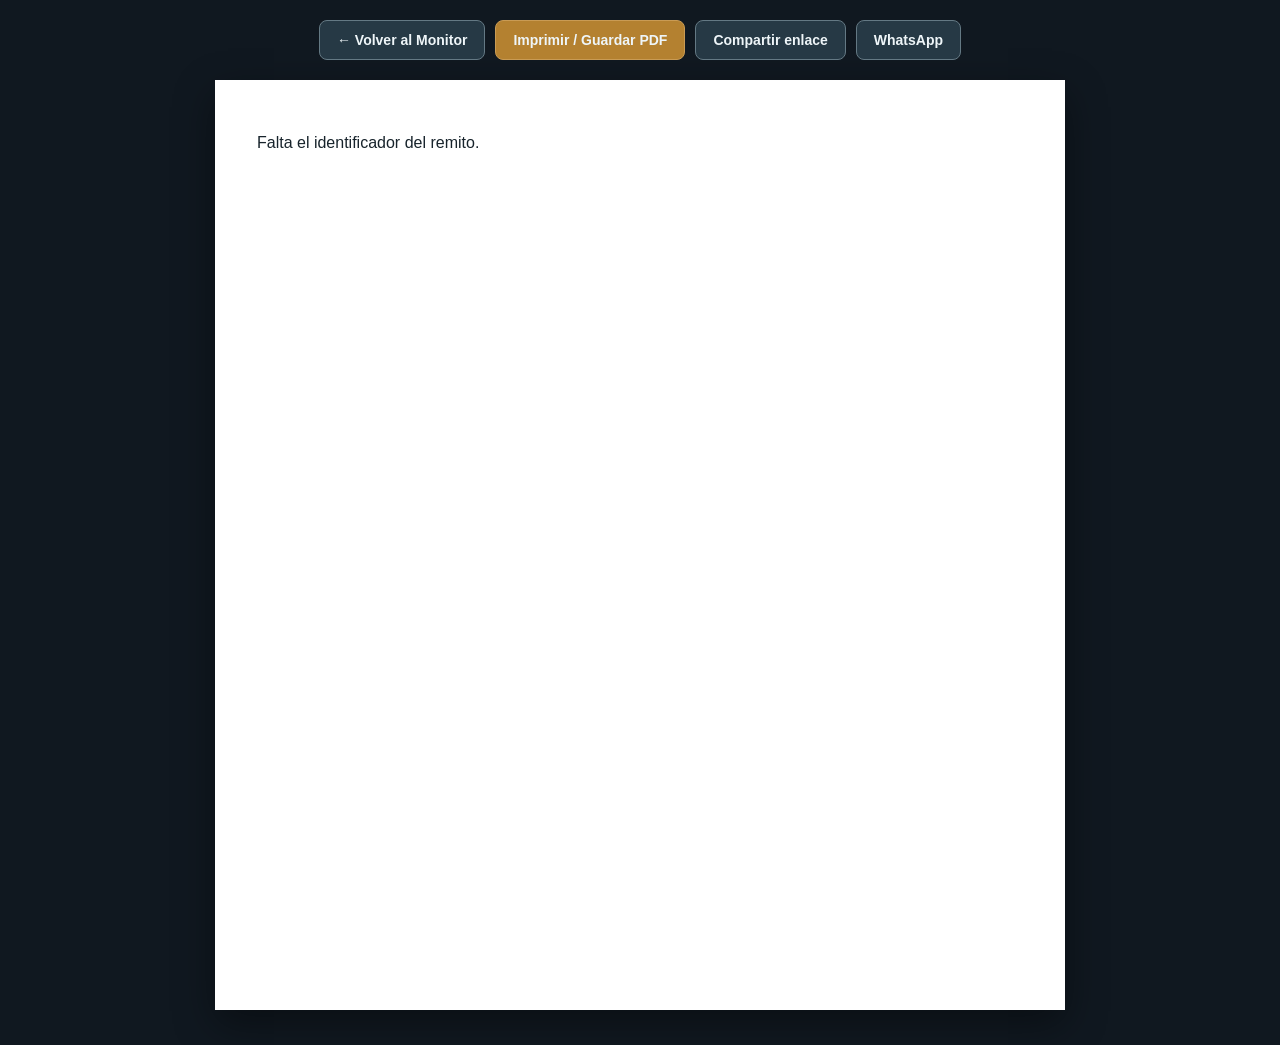
<file: remito.html>
<!doctype html><html lang="es"><head><meta charset="utf-8"><meta name="viewport" content="width=device-width,initial-scale=1"><meta name="theme-color" content="#19242c"><meta name="robots" content="noindex,nofollow,noarchive"><title>Remito · GLORIETA</title><link rel="icon" type="image/svg+xml" href="./favicon.svg"><link rel="apple-touch-icon" href="./glorieta-icon-180.png">
<style>
:root{font-family:Arial,Helvetica,sans-serif;color:#17232b;background:#101820}*{box-sizing:border-box}
body{margin:0}.toolbar{display:flex;flex-wrap:wrap;justify-content:center;gap:10px;padding:20px 12px}.toolbar button,.toolbar a{border:1px solid #647984;background:#263945;color:#eef5f8;padding:11px 17px;border-radius:8px;font-weight:700;cursor:pointer;text-decoration:none;font-size:14px}
.toolbar .main{background:#b48130;border-color:#c99b54}
.sheet{background:#fff;max-width:850px;margin:0 auto 35px;padding:38px 42px;min-height:930px;box-shadow:0 14px 38px #0006}
.head{display:flex;gap:16px;align-items:center;justify-content:space-between;border-bottom:3px solid #203746;padding-bottom:17px}
.brand{display:flex;gap:13px;align-items:center}.brand img{height:62px;width:62px;object-fit:contain}
.brand h1{margin:0;font-size:25px;letter-spacing:.02em}.brand small{font-size:12px;color:#65737d}
.no{text-align:right}.no strong{font-size:22px}.no small{display:block;font-size:12px;color:#65737d}
h2{margin:24px 0 15px;font-size:18px;color:#1b303b}
.meta{display:grid;grid-template-columns:repeat(2,1fr);gap:13px;margin:23px 0}
.field{border-bottom:1px solid #d3dbe0;padding-bottom:10px;font-size:14px;overflow-wrap:anywhere}
.field label{display:block;color:#6b7c84;font-size:11px;font-weight:800;text-transform:uppercase;letter-spacing:.05em;margin-bottom:7px}
.pill{display:inline-block;background:#e9f0f3;border:1px solid #b9cbd2;border-radius:5px;padding:6px 10px;font-size:12px;font-weight:700}
table{width:100%;border-collapse:collapse;margin:15px 0;font-size:14px}th{background:#233945;color:#fff;text-align:left;padding:11px 9px}td{padding:12px 9px;border-bottom:1px solid #cdd8dd;vertical-align:top}th:nth-child(1),td:nth-child(1){width:16%}
.note{background:#f4f6f7;border-left:3px solid #506a79;padding:14px;white-space:pre-wrap;overflow-wrap:anywhere;font-size:13px;line-height:1.5}
.signature{margin-top:55px;display:grid;grid-template-columns:repeat(2,1fr);gap:40px}
.sign{border-top:1px solid #6d818b;padding-top:9px;text-align:center;font-size:12px;color:#475d68}
.disclaimer{font-size:11px;color:#6e7d84;margin-top:45px;line-height:1.5}.error{max-width:650px;color:#fff;text-align:center;padding:80px 20px;margin:auto}
@media(max-width:640px){.sheet{padding:23px 17px;margin:0 9px 25px;min-height:700px}.brand img{width:45px;height:45px}.brand h1{font-size:18px}.no strong{font-size:15px}.meta{grid-template-columns:1fr;gap:10px}.signature{gap:17px}.toolbar button,.toolbar a{flex:1}}
@media print{body{background:#fff}.toolbar{display:none}.sheet{box-shadow:none;margin:0;max-width:none;padding:15mm 13mm;min-height:0}.disclaimer{margin-top:25px}@page{size:A4;margin:8mm}}
</style></head><body><div class="toolbar" id="toolbar"><a href="./monitor.html#remitos">← Volver al Monitor</a><button id="print" class="main" type="button">Imprimir / Guardar PDF</button><button id="share" type="button">Compartir enlace</button><button id="wa" type="button">WhatsApp</button></div><main id="sheet" class="sheet"><p>Cargando remito...</p></main>
<script>
const API="https://czvchpltqyjqyopiiinl.supabase.co/functions/v1/glorieta-remito";
const esc=x=>String(x??"").replace(/[&<>"']/g,c=>({"&":"&amp;","<":"&lt;",">":"&gt;",'"':"&quot;","'":"&#39;"}[c]));
const n=x=>Number(x).toLocaleString("es-AR",{maximumFractionDigits:2});
let remito=null;
function show(r){
 remito=r;const date=new Date(r.created_at).toLocaleDateString("es-AR");
 const lines=Array.isArray(r.items)?r.items:[];
 const tr=lines.map((p,i)=>'<tr><td>'+esc(p.cantidad)+' '+esc(p.unidad||"unidades")+'</td><td>'+esc(p.descripcion)+'</td></tr>').join("");
 document.getElementById("sheet").innerHTML='<header class="head"><div class="brand"><img src="./glorieta-icon-192.png" alt="GLORIETA"><div><h1>GLORIETA</h1><small>PARQUE · Remito de materiales</small></div></div><div class="no"><strong>REM-'+String(r.numero).padStart(5,"0")+'</strong><small>'+esc(date)+'</small></div></header><div class="meta"><div class="field"><label>Solicitante</label>'+esc(r.solicitante_nombre+" "+r.solicitante_apellido)+'</div><div class="field"><label>Destino / lugar</label>'+esc(r.destino)+'</div><div class="field"><label>Responsable del retiro</label>'+esc(r.responsable_retiro||"Pendiente de completar")+'</div><div class="field"><label>Confeccionado por · GLORIETA</label><strong>'+esc(r.creado_por||"No registrado")+'</strong></div><div class="field"><label>Autorizado por · GLORIETA</label><strong>'+esc(r.autorizado_por||"Sin autorización registrada")+'</strong></div><div class="field"><label>Modalidad</label><span class="pill">'+(r.es_prestamo?"PRÉSTAMO · devolución abierta":"ENTREGA DE MATERIALES")+'</span></div></div><h2>Detalle solicitado</h2><table><thead><tr><th>Cantidad</th><th>Material</th></tr></thead><tbody>'+(tr||'<tr><td colspan="2">Pendiente de completar el detalle</td></tr>')+'</tbody></table>'+(r.nota_original?'<h2>Observaciones del pedido</h2><div class="note">'+esc(r.nota_original)+'</div>':'')+'<div class="signature"><div class="sign">Entrega · GLORIETA</div><div class="sign">Firma / conformidad de quien retira</div></div><p class="disclaimer">Documento de consulta generado por GLORIETA. Los remitos creados manualmente no descuentan stock; los generados al confirmar entregas desde Pedidos sí lo descuentan. '+(r.es_prestamo?"Préstamo sin fecha de devolución establecida.":"")+'</p>';
 document.title="Remito REM-"+String(r.numero).padStart(5,"0")+" · GLORIETA";
}
async function load(){
 const id=new URLSearchParams(location.search).get("id");
 if(!id){document.getElementById("sheet").innerHTML="<p>Falta el identificador del remito.</p>";return}
 try{const x=await fetch(API+"?id="+encodeURIComponent(id),{cache:"no-store"});const d=await x.json();if(!x.ok)throw Error(d.error||"No disponible");show(d.remito)}
 catch(e){document.getElementById("sheet").innerHTML='<p>No se pudo abrir el remito: '+esc(e.message)+'</p>'}
}
document.getElementById("print").onclick=()=>window.print();
document.getElementById("share").onclick=async()=>{if(!remito)return;const title="Remito REM-"+String(remito.numero).padStart(5,"0");try{if(navigator.share)await navigator.share({title,text:"Remito GLORIETA",url:location.href});else{await navigator.clipboard.writeText(location.href);alert("Enlace copiado")}}catch(e){if(e.name!=="AbortError")alert("Copiá la dirección del navegador para compartir")}};
document.getElementById("wa").onclick=()=>{if(!remito)return;const title="Remito GLORIETA REM-"+String(remito.numero).padStart(5,"0");window.open("https://wa.me/?text="+encodeURIComponent(title+"\n"+location.href),"_blank","noopener")};
load();
</script></body></html>
</file>
